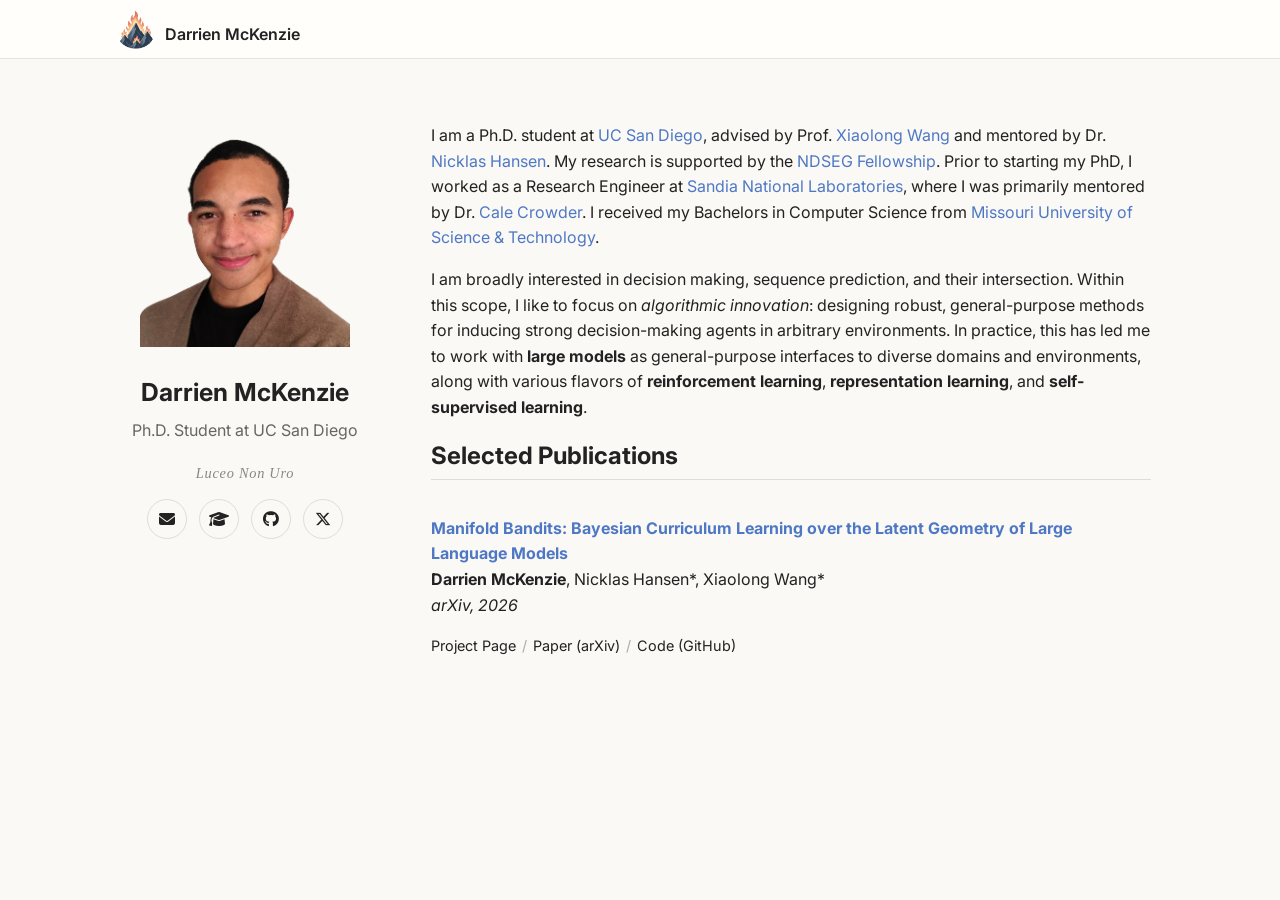
<file: index.html>
<!DOCTYPE html>
<html lang="en">
<head>
  <meta charset="UTF-8" />
  <meta name="viewport" content="width=device-width, initial-scale=1.0" />
  <title>Darrien McKenzie</title>
  
  <link rel="icon" type="image/png" href="assets/favicon.png" />
  <link rel="stylesheet" href="style.css" />
  <link
  rel="stylesheet"
  href="https://cdnjs.cloudflare.com/ajax/libs/font-awesome/6.5.0/css/all.min.css"
  />
</head>

<body>
	<header class="topbar">
	  <div class="topbar-inner">
		<a class="site-name" href="/">
		<img src="assets/favicon.png" class="topbar-icon" alt="" />
		<span>Darrien McKenzie</span>
		</a>
	  </div>
	</header>
  <div class="page">

    <!-- LEFT SIDE -->
    <aside class="profile">
      <img src="assets/profile.png" class="profile-photo" alt="Darrien McKenzie" />

      <h1>Darrien McKenzie</h1>
      <p class="role">Ph.D. Student at UC San Diego</p>
	  <p class="motto">Luceo Non Uro</p>

<div class="socials">
  <a
    href="mailto:d1mckenzie@ucsd.edu"
    target="_blank"
    rel="noopener noreferrer"
    aria-label="Email"
  >
    <i class="fa-solid fa-envelope"></i>
  </a>

  <a
    href="https://scholar.google.com/citations?user=A7I-6GQAAAAJ&hl=en&oi=ao"
    rel="noopener noreferrer"
    aria-label="Google Scholar"
  >
    <i class="fa-solid fa-graduation-cap"></i>
  </a>
  
  <a
    href="https://github.com/DarrienMcKenzie"
    rel="noopener noreferrer"
    aria-label="GitHub"
  >
    <i class="fa-brands fa-github"></i>
  </a>

  <a
    href="https://x.com/darrienmckenzie"
    rel="noopener noreferrer"
    aria-label="X"
  >
    <i class="fa-brands fa-x-twitter"></i>
  </a>
</div>
    </aside>

    <!-- RIGHT SIDE -->
    <main class="content">
      <section>
        <p>
          I am a Ph.D. student at <a href="https://ucsd.edu/" target="_blank">UC San Diego</a>, advised by Prof. <a href="https://xiaolonw.github.io/" target="_blank">Xiaolong Wang</a> 
		  and mentored by Dr. <a href="https://www.nicklashansen.com/" target="_blank">Nicklas Hansen</a>.
		  My research is supported by the <a href="https://en.wikipedia.org/wiki/DoD_NDSEG_Fellowship" target="_blank">NDSEG Fellowship</a>.
		  Prior to starting my PhD, I worked as a Research Engineer at <a href="https://www.sandia.gov/" target="_blank">Sandia National Laboratories</a>, 
		  where I was primarily mentored by Dr. <a href="https://www.sandia.gov/ccr/staff/douglas-cale-crowder/" target="_blank">Cale Crowder</a>.
		  I received my Bachelors in Computer Science from <a href="https://www.mst.edu/" target="_blank">Missouri University of Science & Technology</a>.
		</p>
		
		<p>
		  I am broadly interested in decision making, sequence prediction, and their intersection.
		  Within this scope, I like to focus on <em>algorithmic innovation</em>: designing robust, general-purpose
		  methods for inducing strong decision-making agents in arbitrary environments.

		  In practice, this has led me to work with <strong>large models</strong> as general-purpose interfaces to diverse domains and environments,
		  along with various flavors of <strong>reinforcement learning</strong>, <strong>representation learning</strong>, and <strong>self-supervised learning</strong>.
        </p>
      </section>

		<section id="publications">
		  <h2>Selected Publications</h2>

		  <div class="publication">
			<div class="pub-info">
			  <p>
				<a class="pub-title" href="https://darrienmckenzie.com/manifold-bandits/" rel="noopener noreferrer">
				  Manifold Bandits: Bayesian Curriculum Learning over the Latent Geometry of Large Language Models
				</a>
				<br />
				<span class="author-me">Darrien McKenzie</span>, Nicklas Hansen*, Xiaolong Wang*
				<br />
				<span class="pub-venue"><em>arXiv, 2026</em></span>
			  </p>

			  <div class="pub-links">
				<a href="https://darrienmckenzie.com/manifold-bandits/">Project Page</a>
				<span>/</span>
				<a href="https://arxiv.org/abs/2606.19750">Paper (arXiv)</a>
				<span>/</span>
				<a href="https://github.com/DarrienMcKenzie/manifold-bandits">Code (GitHub)</a>
			  </div>
			</div>
		  </div>
		</section>



    </main>

  </div>
</body>
</html>
</file>
<file: style.css>
@import url('https://fonts.googleapis.com/css2?family=Inter:wght@400;500;600;700&display=swap');

:root {
  --bg: #faf9f6;
  --topbar: #fffefa;
  --card: #ffffff;
  --border: #e8e4dc;
  --text: #222222;
  --muted: #666666;
}

body {
  font-family: 'Inter', sans-serif;
  color: #222;
  margin: 0;
  line-height: 1.6;
  background: var(--bg);
  color: var(--text);
}

.page {
  max-width: 1050px;
  margin: 48px auto 60px;
  padding: 0 28px;
  display: grid;
  grid-template-columns: 260px 1fr;
  gap: 56px;
}

.profile {
  text-align: center;
  margin-top: 0px;
}

.profile-photo {
  width: 210px;
  height: 240px;
  object-fit: cover;
  object-position: center top;
}

.profile h1 {
  font-size: 1.55rem;
  margin: 18px 0 6px;
}

.role {
  color: #666;
  margin: 0 0 18px;
}

.socials {
  display: flex;
  justify-content: center;
  gap: 12px;
  margin-top: 14px;
}

.socials a {
  display: inline-flex;
  align-items: center;
  justify-content: center;

  width: 38px;
  height: 38px;

  border: 1px solid #ddd;
  border-radius: 50%;

  color: #222;
  text-decoration: none;

  font-size: 1rem;

  transition: all 0.2s ease;
}

.socials a:hover {
  color: #111;
  border-color: #DD8452;
  box-shadow:
    0 0 6px rgba(221, 132, 82, 0.25),
    0 0 14px rgba(221, 132, 82, 0.12);
  transform: translateY(-1px);
}

.content {
  max-width: 720px;
}

.content h2 {
  margin-top: 0;
  border-bottom: 1px solid #ddd;
  padding-bottom: 4px;
}

@media (max-width: 760px) {
  .page {
    grid-template-columns: 1fr;
    gap: 28px;
    margin-top: 32px;
  }

  .profile {
    position: static;
  }
}


.site-name {
  display: inline-flex;
  align-items: center;
  gap: 8px;

  font-weight: 600;
  color: #222;
  text-decoration: none;

  transition: color 0.2s ease,
              text-shadow 0.2s ease;
}


.site-name:hover {
  color: #111;
  text-shadow:
    0 0 6px rgba(221, 132, 82, 0.35),
    0 0 14px rgba(221, 132, 82, 0.18);
}


.topbar {
  top: 0;
  z-index: 100;
  height: 58px;

  background: var(--topbar);
  border-bottom: 1px solid var(--border);
  backdrop-filter: blur(8px);
}

.topbar-inner {
  max-width: 1050px;
  margin: 0 auto;
  padding: 14px 28px;

  display: flex;
  justify-content: space-between;
  align-items: center;
}

.topbar-icon {
  width: 42px;
  height: 42px;
  object-fit: contain;
  transform: translateY(-6px);
}

.topbar nav {
  display: flex;
  gap: 20px;
}

.topbar nav a {
  color: #444;
  text-decoration: none;
  font-size: 0.95rem;
}

.topbar nav a:hover {
  color: #000;
}

a {
  color: #4f78c4;
  text-decoration: none;
}

a:hover {
  color: #7AA5FF;
  text-decoration: underline;
}

.topbar a,
.topbar a:hover,
.site-name,
.site-name:hover {
  text-decoration: none;
}

.motto {
  margin: 8px 0 14px;
  font-family: Georgia, "Times New Roman", serif;
  font-size: 0.9rem;
  font-style: italic;
  letter-spacing: 0.05em;
  color: #888;
}

.publication {
  display: flex;
  gap: 18px;
  margin-bottom: 1.8rem;
  align-items: flex-start;
}

.pub-image {
  width: 150px;
  height: auto;
  border-radius: 8px;
  object-fit: cover;
}

.pub-info {
  flex: 1;
}

.pub-links {
  display: flex;
  flex-wrap: wrap;
  gap: 6px;
  margin-top: 8px;
  font-size: 0.9rem;
}

.pub-links a {
  color: #222;
  text-decoration: none;
}

.pub-links a:hover {
  color: #111;
  text-shadow:
    0 0 6px rgba(221, 132, 82, 0.35),
    0 0 14px rgba(221, 132, 82, 0.18);
}

.pub-links span {
  color: #aaa;
}

.author-me {
  font-weight: 700;
}

.pub-title {
  font-weight: 700;
}
</file>
